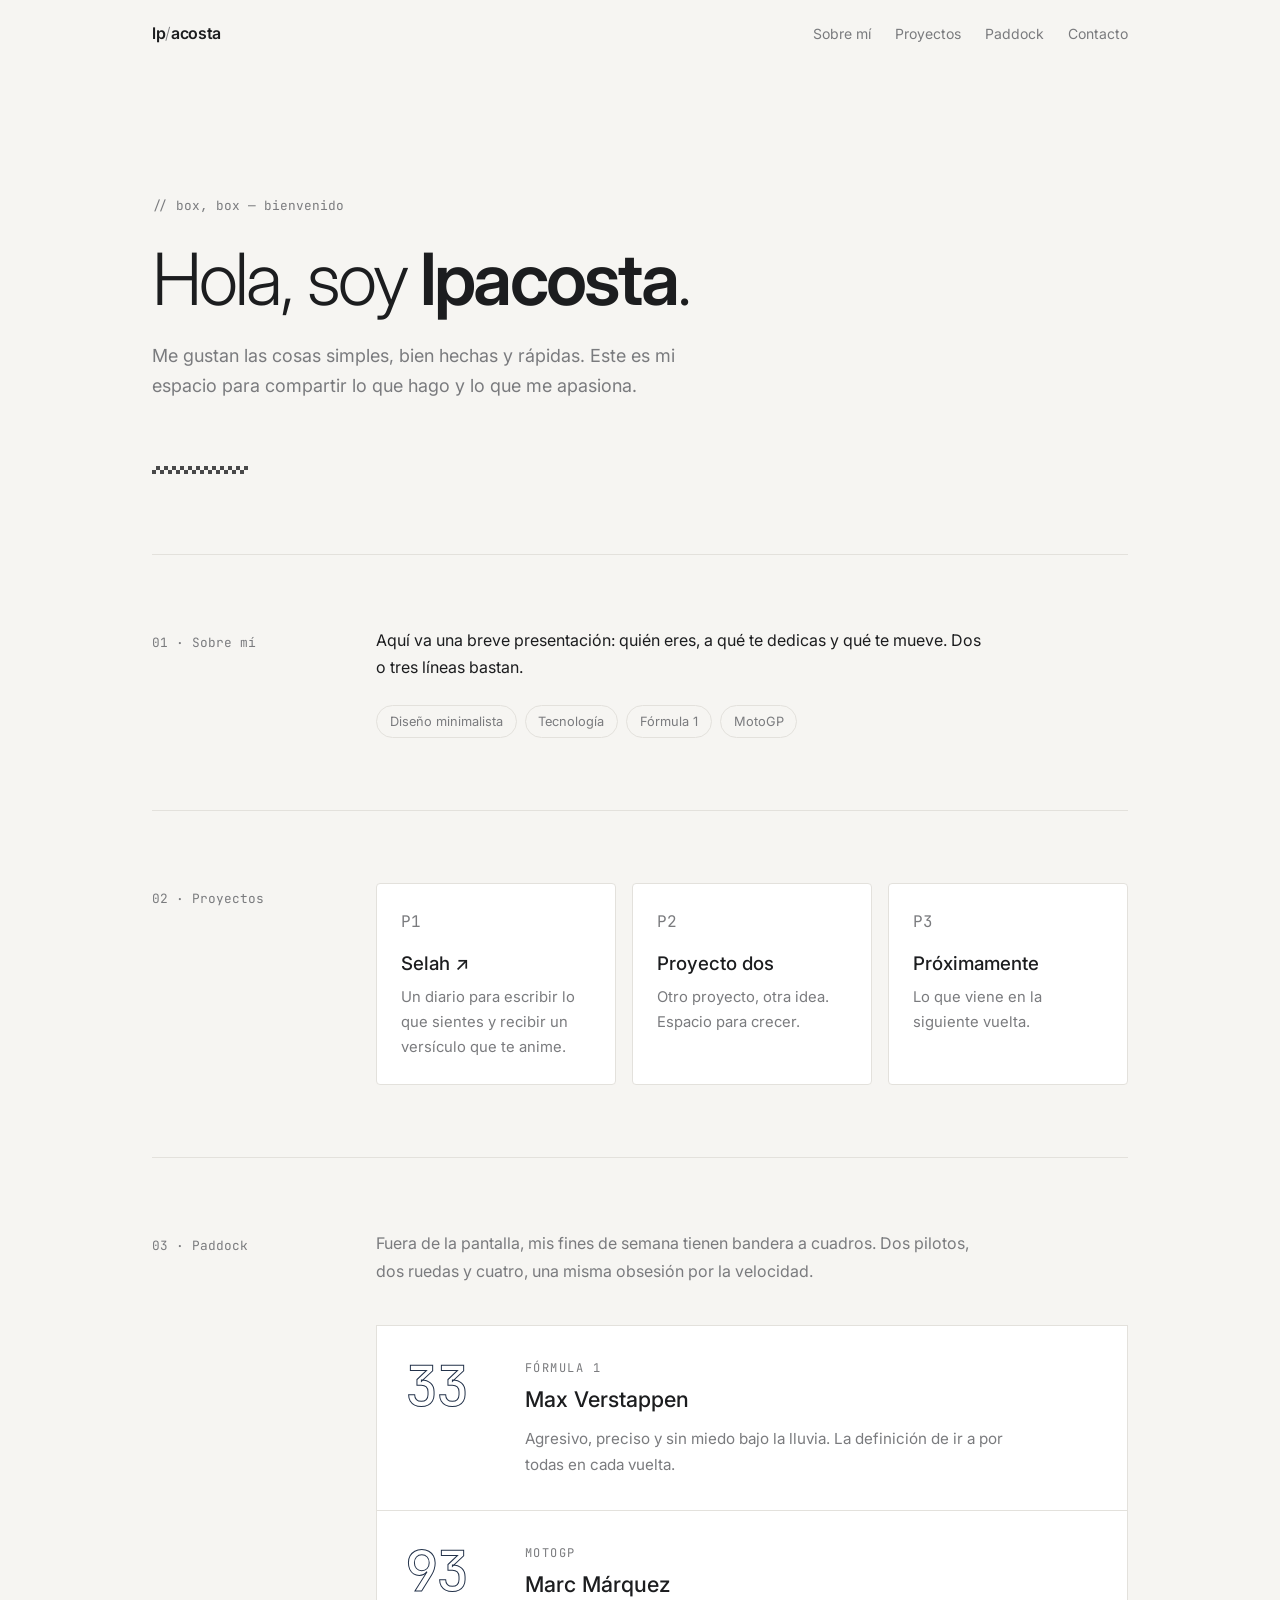
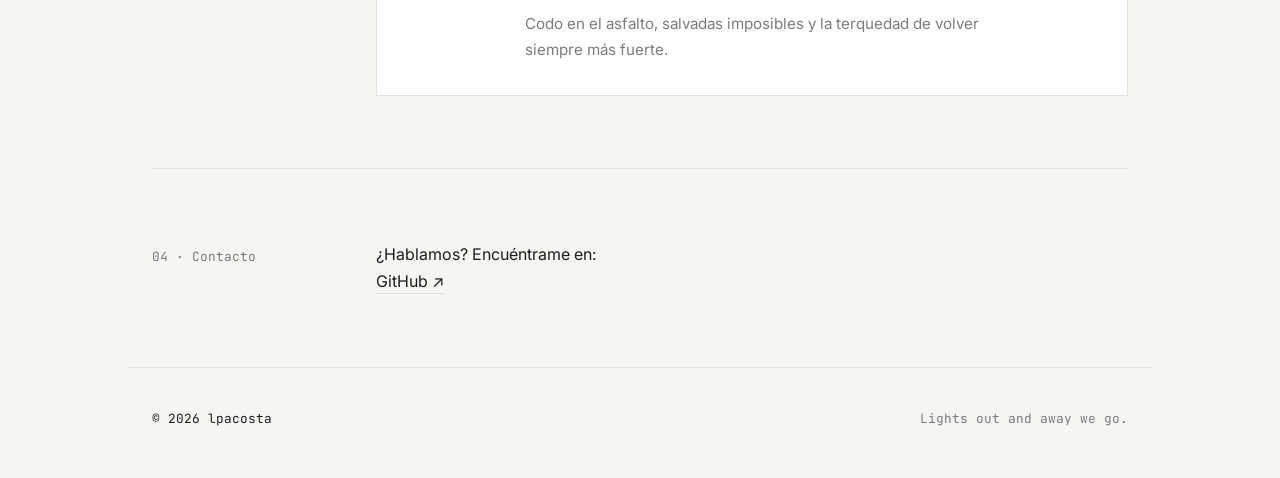
<file: index.html>
<!doctype html>
<html lang="es">
<head>
  <meta charset="utf-8">
  <meta name="viewport" content="width=device-width, initial-scale=1">
  <title>lpacosta</title>
  <meta name="description" content="Sitio personal de lpacosta: proyectos, ideas y pasión por el motorsport.">
  <link rel="preconnect" href="https://fonts.googleapis.com">
  <link rel="preconnect" href="https://fonts.gstatic.com" crossorigin>
  <link href="https://fonts.googleapis.com/css2?family=Inter:wght@300;400;500;600&family=JetBrains+Mono:wght@400;500&display=swap" rel="stylesheet">
  <link rel="stylesheet" href="assets/style.css">
</head>
<body>
  <header class="nav">
    <a class="logo" href="#inicio">lp<span>/</span>acosta</a>
    <nav>
      <a href="#sobre-mi">Sobre mí</a>
      <a href="#proyectos">Proyectos</a>
      <a href="#paddock">Paddock</a>
      <a href="#contacto">Contacto</a>
    </nav>
  </header>

  <main>
    <section id="inicio" class="hero">
      <p class="eyebrow mono">// box, box — bienvenido</p>
      <h1>Hola, soy <strong>lpacosta</strong>.</h1>
      <p class="lead">Me gustan las cosas simples, bien hechas y rápidas. Este es mi espacio para compartir lo que hago y lo que me apasiona.</p>
      <div class="checker" aria-hidden="true"></div>
    </section>

    <section id="sobre-mi" class="block">
      <div class="label mono">01 · Sobre mí</div>
      <div class="content">
        <p>Aquí va una breve presentación: quién eres, a qué te dedicas y qué te mueve. Dos o tres líneas bastan.</p>
        <ul class="tags">
          <li>Diseño minimalista</li>
          <li>Tecnología</li>
          <li>Fórmula 1</li>
          <li>MotoGP</li>
        </ul>
      </div>
    </section>

    <section id="proyectos" class="block">
      <div class="label mono">02 · Proyectos</div>
      <div class="content grid">
        <a class="card" href="diario/">
          <span class="mono muted">P1</span>
          <h3>Selah ↗</h3>
          <p>Un diario para escribir lo que sientes y recibir un versículo que te anime.</p>
        </a>
        <article class="card">
          <span class="mono muted">P2</span>
          <h3>Proyecto dos</h3>
          <p>Otro proyecto, otra idea. Espacio para crecer.</p>
        </article>
        <article class="card">
          <span class="mono muted">P3</span>
          <h3>Próximamente</h3>
          <p>Lo que viene en la siguiente vuelta.</p>
        </article>
      </div>
    </section>

    <section id="paddock" class="block">
      <div class="label mono">03 · Paddock</div>
      <div class="content">
        <p class="intro">Fuera de la pantalla, mis fines de semana tienen bandera a cuadros. Dos pilotos, dos ruedas y cuatro, una misma obsesión por la velocidad.</p>
        <div class="riders">
          <article class="rider">
            <div class="num mono">33</div>
            <div>
              <p class="series mono">Fórmula 1</p>
              <h3>Max Verstappen</h3>
              <p>Agresivo, preciso y sin miedo bajo la lluvia. La definición de ir a por todas en cada vuelta.</p>
            </div>
          </article>
          <article class="rider">
            <div class="num mono">93</div>
            <div>
              <p class="series mono">MotoGP</p>
              <h3>Marc Márquez</h3>
              <p>Codo en el asfalto, salvadas imposibles y la terquedad de volver siempre más fuerte.</p>
            </div>
          </article>
        </div>
      </div>
    </section>

    <section id="contacto" class="block">
      <div class="label mono">04 · Contacto</div>
      <div class="content">
        <p>¿Hablamos? Encuéntrame en:</p>
        <p class="links">
          <a href="https://github.com/lpacosta0789">GitHub ↗</a>
        </p>
      </div>
    </section>
  </main>

  <footer class="footer mono">
    <span>© <span id="y"></span> lpacosta</span>
    <span class="muted">Lights out and away we go.</span>
  </footer>

  <script>document.getElementById('y').textContent = new Date().getFullYear();</script>
</body>
</html>
</file>
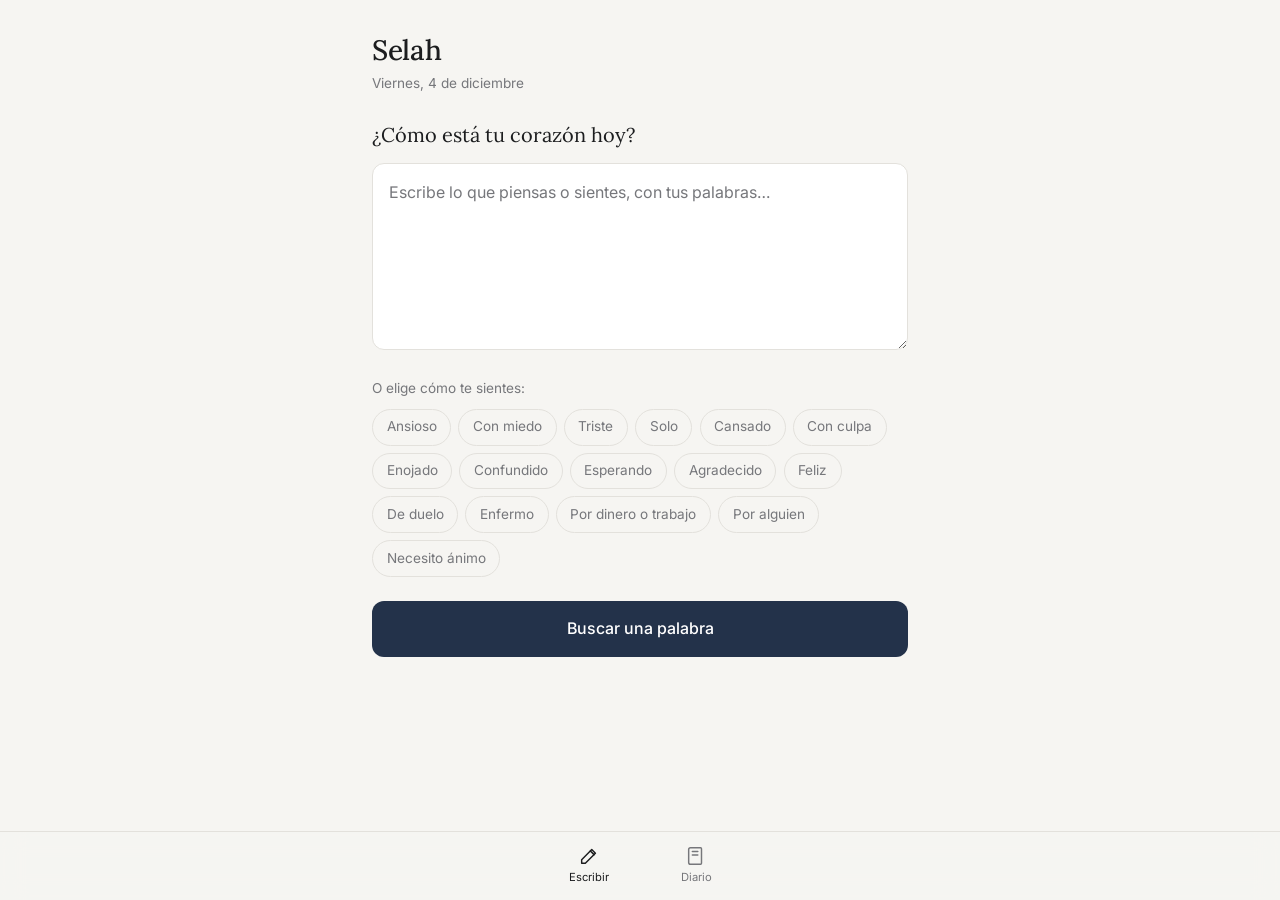
<file: diario/index.html>
<!doctype html>
<html lang="es">
<head>
  <meta charset="utf-8">
  <meta name="viewport" content="width=device-width, initial-scale=1, viewport-fit=cover">
  <title>Selah</title>
  <meta name="description" content="Un diario para escribir lo que sientes y recibir una palabra de la Biblia.">
  <meta name="theme-color" content="#f6f5f2" media="(prefers-color-scheme: light)">
  <meta name="theme-color" content="#121315" media="(prefers-color-scheme: dark)">
  <meta name="apple-mobile-web-app-capable" content="yes">
  <meta name="mobile-web-app-capable" content="yes">
  <meta name="apple-mobile-web-app-status-bar-style" content="default">
  <meta name="apple-mobile-web-app-title" content="Selah">
  <link rel="manifest" href="manifest.webmanifest">
  <link rel="icon" href="icon.svg" type="image/svg+xml">
  <link rel="apple-touch-icon" href="apple-touch-icon.png">
  <link rel="preconnect" href="https://fonts.googleapis.com">
  <link rel="preconnect" href="https://fonts.gstatic.com" crossorigin>
  <link href="https://fonts.googleapis.com/css2?family=Inter:wght@300;400;500;600&family=Lora:ital,wght@0,400;0,500;1,400&display=swap" rel="stylesheet">
  <link rel="stylesheet" href="style.css">
</head>
<body>
  <header class="top">
    <div>
      <h1 class="brand">Selah</h1>
      <p class="date" id="today"></p>
    </div>
  </header>

  <main>
    <!-- Escribir -->
    <section id="view-write" class="view active" aria-labelledby="tab-write">
      <label for="entry" class="prompt">¿Cómo está tu corazón hoy?</label>
      <textarea id="entry" rows="6" placeholder="Escribe lo que piensas o sientes, con tus palabras…"></textarea>

      <p class="hint">O elige cómo te sientes:</p>
      <div class="chips" id="moods" role="group" aria-label="Estado de ánimo"></div>

      <button class="primary" id="find" type="button">Buscar una palabra</button>

      <article class="verse-card" id="result" hidden aria-live="polite">
        <p class="mood-tag" id="r-mood"></p>
        <blockquote>
          <p id="r-text"></p>
          <cite id="r-ref"></cite>
        </blockquote>
        <p class="reflection" id="r-reflection"></p>
        <div class="other">
          <p class="other-label">Leer en YouVersion</p>
          <div class="other-links" id="r-links"></div>
        </div>
        <div class="actions">
          <button class="ghost" id="another" type="button">Otro versículo</button>
          <button class="ghost" id="copy" type="button">Copiar</button>
          <button class="primary small" id="save" type="button">Guardar en mi diario</button>
        </div>
      </article>
    </section>

    <!-- Diario -->
    <section id="view-journal" class="view" aria-labelledby="tab-journal">
      <div class="journal-head">
        <h2>Mi diario</h2>
        <button class="ghost small" id="export" type="button">Exportar</button>
      </div>
      <p class="privacy">Tus entradas se guardan solo en este dispositivo. Nadie más puede leerlas.</p>
      <ol class="entries" id="entries"></ol>
      <p class="empty" id="empty">Aún no has guardado nada. Cuando guardes una entrada aparecerá aquí.</p>
    </section>
  </main>

  <nav class="tabs" role="tablist">
    <button role="tab" id="tab-write" aria-selected="true" data-view="view-write">
      <svg viewBox="0 0 24 24" aria-hidden="true"><path d="M4 20h4L19 9l-4-4L4 16v4Z"/><path d="m13.5 6.5 4 4"/></svg>
      Escribir
    </button>
    <button role="tab" id="tab-journal" aria-selected="false" data-view="view-journal">
      <svg viewBox="0 0 24 24" aria-hidden="true"><path d="M6 3h11a1 1 0 0 1 1 1v16a1 1 0 0 1-1 1H6a2 2 0 0 1-2-2V5a2 2 0 0 1 2-2Z"/><path d="M8 7h6M8 11h6"/></svg>
      Diario
    </button>
  </nav>

  <div class="toast" id="toast" role="status"></div>

  <script src="verses.js"></script>
  <script src="app.js"></script>
</body>
</html>
</file>
<file: assets/style.css>
:root {
  --bg: #f6f5f2;
  --surface: #ffffff;
  --text: #1c1d1f;
  --muted: #7a7b7e;
  --line: #e3e1dc;
  --accent: #23324a; /* azul noche, sobrio */
  --max: 64rem;
}
@media (prefers-color-scheme: dark) {
  :root {
    --bg: #121315;
    --surface: #1a1b1e;
    --text: #e8e7e4;
    --muted: #8b8c90;
    --line: #2a2b2f;
    --accent: #9fb0cc;
  }
}

* { box-sizing: border-box; margin: 0; padding: 0; }
html { scroll-behavior: smooth; }
body {
  background: var(--bg);
  color: var(--text);
  font: 400 1rem/1.7 "Inter", system-ui, sans-serif;
  -webkit-font-smoothing: antialiased;
}
a { color: inherit; }
.mono { font-family: "JetBrains Mono", ui-monospace, monospace; }
.muted { color: var(--muted); }

/* Navegación */
.nav {
  position: sticky; top: 0; z-index: 10;
  display: flex; justify-content: space-between; align-items: center; gap: 1rem;
  max-width: var(--max); margin: 0 auto; padding: 1.25rem 1.5rem;
  background: color-mix(in srgb, var(--bg) 88%, transparent);
  backdrop-filter: blur(8px);
}
.logo { font-weight: 600; text-decoration: none; letter-spacing: -0.02em; }
.logo span { color: var(--muted); font-weight: 300; }
.nav nav { display: flex; gap: 1.5rem; flex-wrap: wrap; }
.nav nav a { text-decoration: none; font-size: 0.875rem; color: var(--muted); transition: color .2s; }
.nav nav a:hover { color: var(--text); }

main { max-width: var(--max); margin: 0 auto; padding: 0 1.5rem; }

/* Hero */
.hero { padding: 8rem 0 5rem; }
.eyebrow { color: var(--muted); font-size: 0.8rem; margin-bottom: 1.5rem; }
.hero h1 {
  font-size: clamp(2.4rem, 7vw, 4.5rem);
  font-weight: 300; line-height: 1.05; letter-spacing: -0.04em;
}
.hero h1 strong { font-weight: 600; }
.lead { max-width: 34rem; margin-top: 1.5rem; color: var(--muted); font-size: 1.125rem; }
.checker {
  margin-top: 4rem; height: 8px; width: 96px;
  background: conic-gradient(var(--text) 25%, transparent 0 50%, var(--text) 0 75%, transparent 0) 0 0 / 8px 8px;
  opacity: .8;
}

/* Bloques */
.block {
  display: grid; grid-template-columns: 12rem 1fr; gap: 2rem;
  padding: 4.5rem 0; border-top: 1px solid var(--line);
}
.label { font-size: 0.8rem; color: var(--muted); padding-top: .3rem; }
.content > p { max-width: 38rem; }
.intro { color: var(--muted); margin-bottom: 2.5rem; }

.tags { display: flex; flex-wrap: wrap; gap: .5rem; list-style: none; margin-top: 1.5rem; }
.tags li {
  font-size: .8rem; padding: .3rem .8rem;
  border: 1px solid var(--line); border-radius: 999px; color: var(--muted);
}

.grid { display: grid; grid-template-columns: repeat(auto-fit, minmax(14rem, 1fr)); gap: 1rem; }
.card { display: block; text-decoration: none;
  background: var(--surface); border: 1px solid var(--line); border-radius: 4px;
  padding: 1.5rem; transition: border-color .2s, transform .2s;
}
.card:hover { border-color: var(--accent); transform: translateY(-2px); }
.card h3 { font-weight: 500; margin: .75rem 0 .35rem; }
.card p { color: var(--muted); font-size: .925rem; }

/* Pilotos */
.riders { display: grid; gap: 1px; background: var(--line); border: 1px solid var(--line); }
.rider {
  display: grid; grid-template-columns: 6rem 1fr; gap: 1.5rem; align-items: start;
  background: var(--surface); padding: 2rem 1.75rem;
}
.num {
  font-size: 3.5rem; font-weight: 500; line-height: 1; letter-spacing: -0.05em;
  color: transparent; -webkit-text-stroke: 1px var(--accent);
}
.rider:hover .num { color: var(--accent); }
.series { font-size: .75rem; text-transform: uppercase; letter-spacing: .12em; color: var(--muted); }
.rider h3 { font-weight: 500; font-size: 1.35rem; margin: .2rem 0 .5rem; }
.rider p:last-child { color: var(--muted); font-size: .95rem; max-width: 32rem; }

.links a { text-decoration: none; border-bottom: 1px solid var(--line); padding-bottom: 2px; transition: border-color .2s; }
.links a:hover { border-color: var(--text); }

/* Footer */
.footer {
  max-width: var(--max); margin: 0 auto; padding: 2.5rem 1.5rem 3rem;
  display: flex; justify-content: space-between; flex-wrap: wrap; gap: 1rem;
  font-size: .8rem; border-top: 1px solid var(--line);
}

@media (max-width: 720px) {
  .nav { padding: 1rem; flex-direction: column; align-items: flex-start; }
  .nav nav { gap: 1rem; }
  main { padding: 0 1rem; }
  .hero { padding: 4rem 0 3rem; }
  .block { grid-template-columns: 1fr; gap: 1rem; padding: 3rem 0; }
  .rider { grid-template-columns: 1fr; gap: .75rem; padding: 1.5rem 1.25rem; }
  .num { font-size: 2.75rem; }
  .footer { padding: 2rem 1rem; }
}
</file>
<file: diario/style.css>
:root {
  --bg: #f6f5f2;
  --surface: #ffffff;
  --text: #1c1d1f;
  --muted: #76777b;
  --line: #e3e1dc;
  --accent: #23324a;
  --accent-ink: #ffffff;
  --serif: "Lora", Georgia, serif;
  --sans: "Inter", system-ui, -apple-system, sans-serif;
}
@media (prefers-color-scheme: dark) {
  :root {
    --bg: #121315;
    --surface: #1a1b1e;
    --text: #e8e7e4;
    --muted: #8d8e92;
    --line: #2a2b2f;
    --accent: #9fb0cc;
    --accent-ink: #121315;
  }
}

* { box-sizing: border-box; margin: 0; padding: 0; }
html { -webkit-text-size-adjust: 100%; }
body {
  background: var(--bg);
  color: var(--text);
  font: 400 1rem/1.6 var(--sans);
  -webkit-font-smoothing: antialiased;
  min-height: 100dvh;
  padding-bottom: calc(5rem + env(safe-area-inset-bottom));
}
button { font: inherit; color: inherit; cursor: pointer; -webkit-tap-highlight-color: transparent; }

.top, main { max-width: 36rem; margin: 0 auto; padding-left: 1.25rem; padding-right: 1.25rem; }
.top { padding-top: calc(1.75rem + env(safe-area-inset-top)); padding-bottom: 1.5rem; }
.brand { font-family: var(--serif); font-weight: 500; font-size: 1.75rem; letter-spacing: -0.01em; }
.date { color: var(--muted); font-size: .85rem; }

.view { display: none; }
.view.active { display: block; animation: fade .25s ease; }
@keyframes fade { from { opacity: 0; transform: translateY(4px); } to { opacity: 1; transform: none; } }

/* Escribir */
.prompt { display: block; font-family: var(--serif); font-size: 1.25rem; margin-bottom: .75rem; }
textarea {
  width: 100%; resize: vertical; min-height: 9rem;
  font: inherit; font-size: 1rem; line-height: 1.6; color: var(--text);
  background: var(--surface); border: 1px solid var(--line); border-radius: 12px;
  padding: 1rem;
}
textarea:focus { outline: none; border-color: var(--accent); }
textarea::placeholder { color: var(--muted); }

.hint { color: var(--muted); font-size: .85rem; margin: 1.25rem 0 .6rem; }
.chips { display: flex; flex-wrap: wrap; gap: .45rem; }
.chip {
  font-size: .85rem; padding: .4rem .85rem; border-radius: 999px;
  background: transparent; border: 1px solid var(--line); color: var(--muted);
  transition: all .15s;
}
.chip[aria-pressed="true"] { background: var(--accent); border-color: var(--accent); color: var(--accent-ink); }

.primary {
  display: block; width: 100%; margin-top: 1.5rem;
  background: var(--accent); color: var(--accent-ink);
  border: 0; border-radius: 12px; padding: .95rem 1rem; font-weight: 500;
  transition: opacity .15s;
}
.primary:active { opacity: .85; }
.primary.small { width: auto; margin: 0; padding: .6rem 1rem; font-size: .9rem; }
.ghost {
  background: transparent; border: 1px solid var(--line); border-radius: 10px;
  padding: .6rem .9rem; font-size: .9rem; color: var(--text);
}
.ghost.small { padding: .35rem .75rem; font-size: .8rem; }

/* Versículo */
.verse-card {
  margin-top: 2rem; background: var(--surface); border: 1px solid var(--line);
  border-radius: 16px; padding: 1.75rem 1.5rem 1.25rem;
  animation: fade .4s ease;
}
.mood-tag { font-size: .72rem; letter-spacing: .12em; text-transform: uppercase; color: var(--muted); }
blockquote { margin: 1rem 0 1.25rem; }
blockquote p { font-family: var(--serif); font-size: 1.3rem; line-height: 1.55; }
cite { display: block; margin-top: .9rem; font-style: normal; font-size: .85rem; color: var(--accent); font-weight: 500; }
.reflection { color: var(--muted); font-size: .92rem; border-top: 1px solid var(--line); padding-top: 1rem; }
.actions { display: flex; gap: .5rem; flex-wrap: wrap; margin-top: 1.25rem; }
.actions .primary { margin-left: auto; }
.other { margin-top: 1rem; display: flex; align-items: center; justify-content: space-between; gap: .5rem .75rem; flex-wrap: wrap; }
.other-label { font-size: .78rem; color: var(--muted); }
.other-links { display: flex; gap: .4rem; flex-wrap: wrap; }
.other-links a {
  font-size: .78rem; font-weight: 500; text-decoration: none; color: var(--accent);
  border: 1px solid var(--line); border-radius: 999px; padding: .3rem .7rem;
}
.other-links a:hover, .other-links a:focus-visible { border-color: var(--accent); }

/* Diario */
.journal-head { display: flex; align-items: center; justify-content: space-between; }
.journal-head h2 { font-family: var(--serif); font-weight: 500; font-size: 1.25rem; }
.privacy { color: var(--muted); font-size: .8rem; margin: .35rem 0 1.5rem; }
.entries { list-style: none; display: grid; gap: .75rem; }
.entry { background: var(--surface); border: 1px solid var(--line); border-radius: 14px; padding: 1.1rem 1.2rem; }
.entry-meta { display: flex; justify-content: space-between; align-items: center; gap: .5rem; font-size: .75rem; color: var(--muted); }
.entry-text { margin: .5rem 0 .75rem; white-space: pre-wrap; }
.entry-verse { font-family: var(--serif); font-size: .95rem; color: var(--muted); border-left: 2px solid var(--accent); padding-left: .8rem; }
.entry-verse b { display: block; font-family: var(--sans); font-weight: 500; font-size: .78rem; color: var(--accent); margin-top: .3rem; }
.delete { background: none; border: 0; color: var(--muted); font-size: .75rem; padding: .2rem; }
.empty { color: var(--muted); font-size: .9rem; text-align: center; padding: 3rem 1rem; }

/* Pestañas */
.tabs {
  position: fixed; left: 0; right: 0; bottom: 0; z-index: 10;
  display: flex; justify-content: center; gap: 3rem;
  padding: .55rem 1rem calc(.55rem + env(safe-area-inset-bottom));
  background: color-mix(in srgb, var(--bg) 90%, transparent);
  backdrop-filter: blur(12px); -webkit-backdrop-filter: blur(12px);
  border-top: 1px solid var(--line);
}
.tabs button {
  background: none; border: 0; display: flex; flex-direction: column; align-items: center; gap: .15rem;
  font-size: .7rem; color: var(--muted); padding: .25rem .75rem;
}
.tabs button[aria-selected="true"] { color: var(--text); }
.tabs svg { width: 22px; height: 22px; fill: none; stroke: currentColor; stroke-width: 1.6; stroke-linecap: round; stroke-linejoin: round; }

.toast {
  position: fixed; left: 50%; bottom: calc(5.5rem + env(safe-area-inset-bottom));
  transform: translate(-50%, 1rem); opacity: 0; pointer-events: none;
  background: var(--text); color: var(--bg); font-size: .85rem;
  padding: .55rem 1rem; border-radius: 999px; transition: all .25s;
}
.toast.show { opacity: 1; transform: translate(-50%, 0); }
</file>
